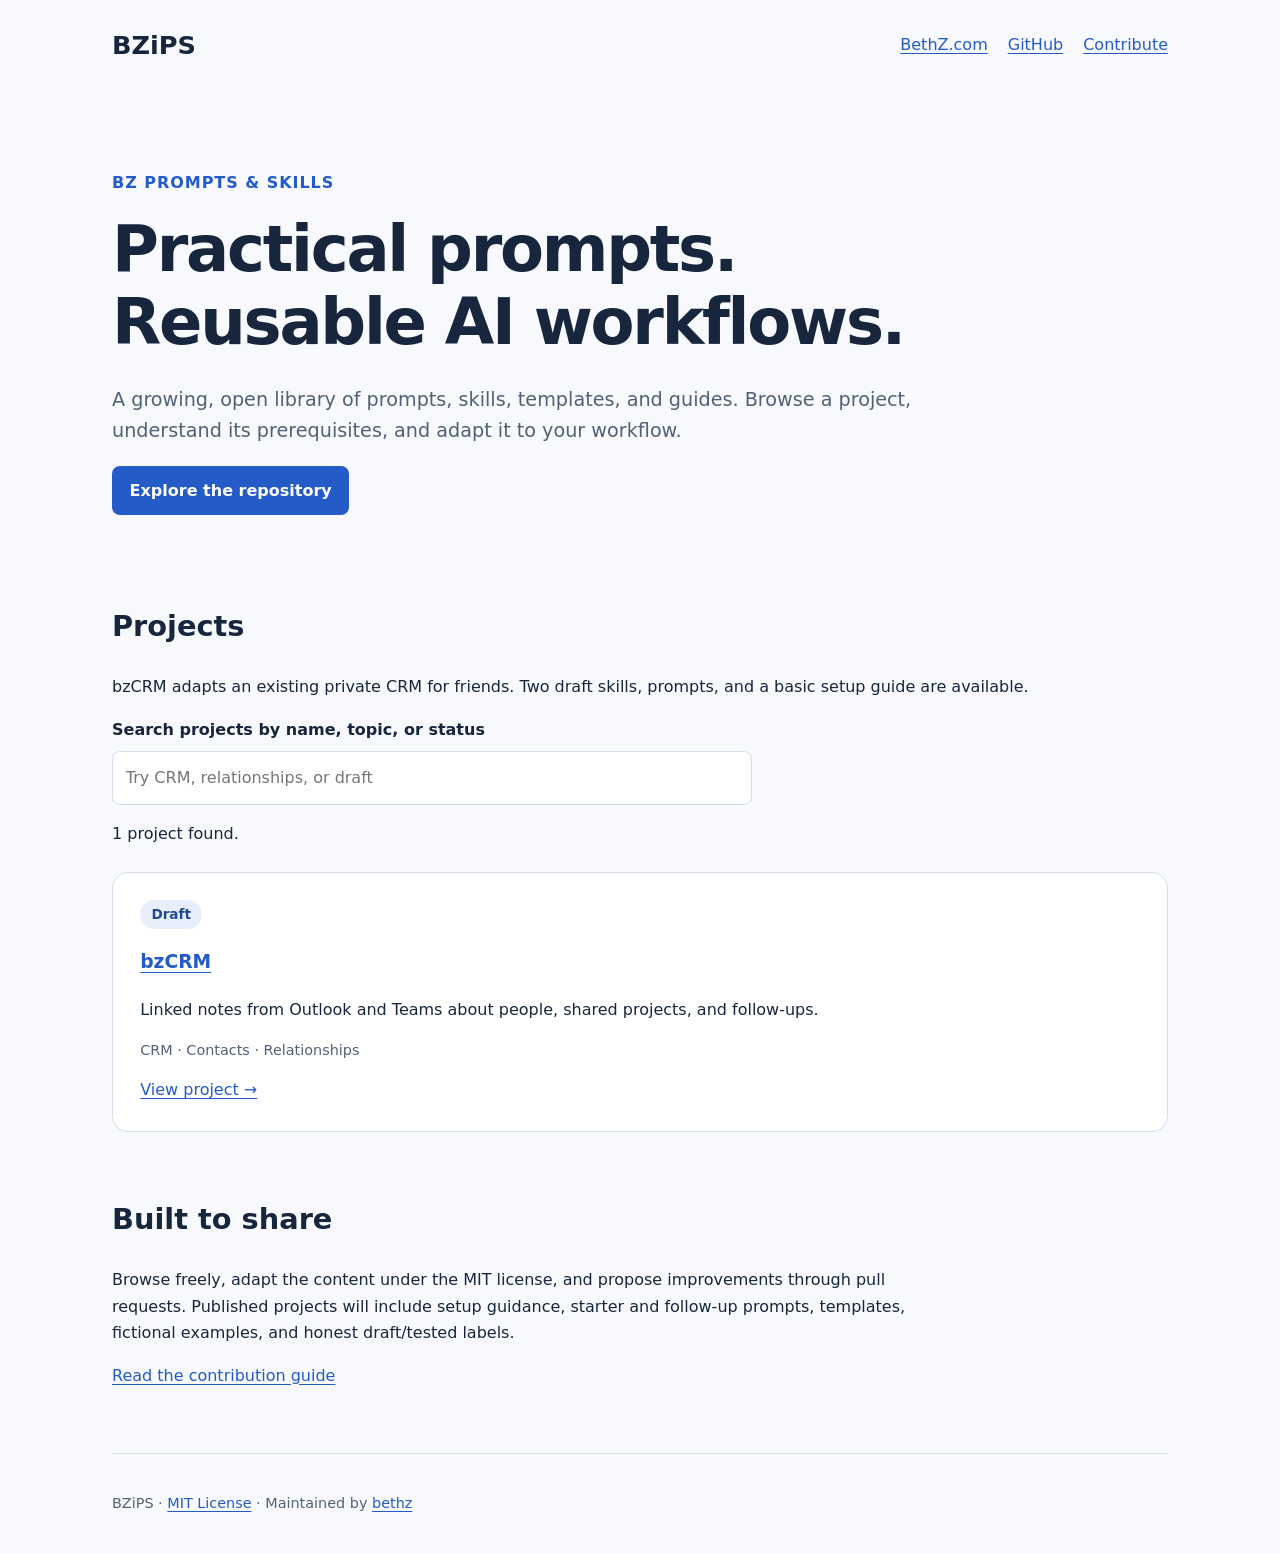
<file: docs/index.html>
<!doctype html>
<html lang="en">
<head>
  <meta charset="utf-8">
  <meta name="viewport" content="width=device-width, initial-scale=1">
  <meta name="description" content="BZiPS: practical prompts, skills, and reusable AI workflows.">
  <title>BZiPS - BZ Prompts &amp; Skills</title>
  <link rel="stylesheet" href="assets/site.css">
  <script src="assets/site.js" defer></script>
</head>
<body>
  <a class="skip-link" href="#main">Skip to content</a>
  <header class="shell">
    <a class="brand" href="./">BZiPS</a>
    <nav aria-label="Main navigation">
      <a href="https://www.bethz.com">BethZ.com</a>
      <a href="https://github.com/bethz/bzips">GitHub</a>
      <a href="https://github.com/bethz/bzips/blob/main/CONTRIBUTING.md">Contribute</a>
    </nav>
  </header>
  <main id="main" class="shell">
    <section class="hero">
      <p class="eyebrow">BZ Prompts &amp; Skills</p>
      <h1>Practical prompts.<br>Reusable AI workflows.</h1>
      <p class="intro">A growing, open library of prompts, skills, templates, and guides. Browse a project, understand its prerequisites, and adapt it to your workflow.</p>
      <a class="button" href="https://github.com/bethz/bzips">Explore the repository</a>
    </section>
    <section aria-labelledby="projects-heading">
      <h2 id="projects-heading">Projects</h2>
      <p>bzCRM adapts an existing private CRM for friends. Two draft skills, prompts, and a basic setup guide are available.</p>
      <div id="project-search" hidden>
        <label for="search">Search projects by name, topic, or status</label>
        <input id="search" type="search" placeholder="Try CRM, relationships, or draft">
        <p id="search-status" role="status" aria-live="polite"></p>
      </div>
      <div class="grid">
        <article class="card" data-project data-search="bzcrm crm contacts relationships projects draft import ask">
          <span class="badge">Draft</span>
          <h3><a href="projects/bzcrm/">bzCRM</a></h3>
          <p>Linked notes from Outlook and Teams about people, shared projects, and follow-ups.</p>
          <p class="tags">CRM &middot; Contacts &middot; Relationships</p>
          <a href="projects/bzcrm/">View project &rarr;</a>
        </article>
      </div>
    </section>
    <section class="section" aria-labelledby="contribute-heading">
      <h2 id="contribute-heading">Built to share</h2>
      <p>Browse freely, adapt the content under the MIT license, and propose improvements through pull requests. Published projects will include setup guidance, starter and follow-up prompts, templates, fictional examples, and honest draft/tested labels.</p>
      <a href="https://github.com/bethz/bzips/blob/main/CONTRIBUTING.md">Read the contribution guide</a>
    </section>
  </main>
  <footer class="shell">
    <p>BZiPS &middot; <a href="https://github.com/bethz/bzips/blob/main/LICENSE">MIT License</a> &middot; Maintained by <a href="https://github.com/bethz">bethz</a></p>
  </footer>
</body>
</html>
</file>
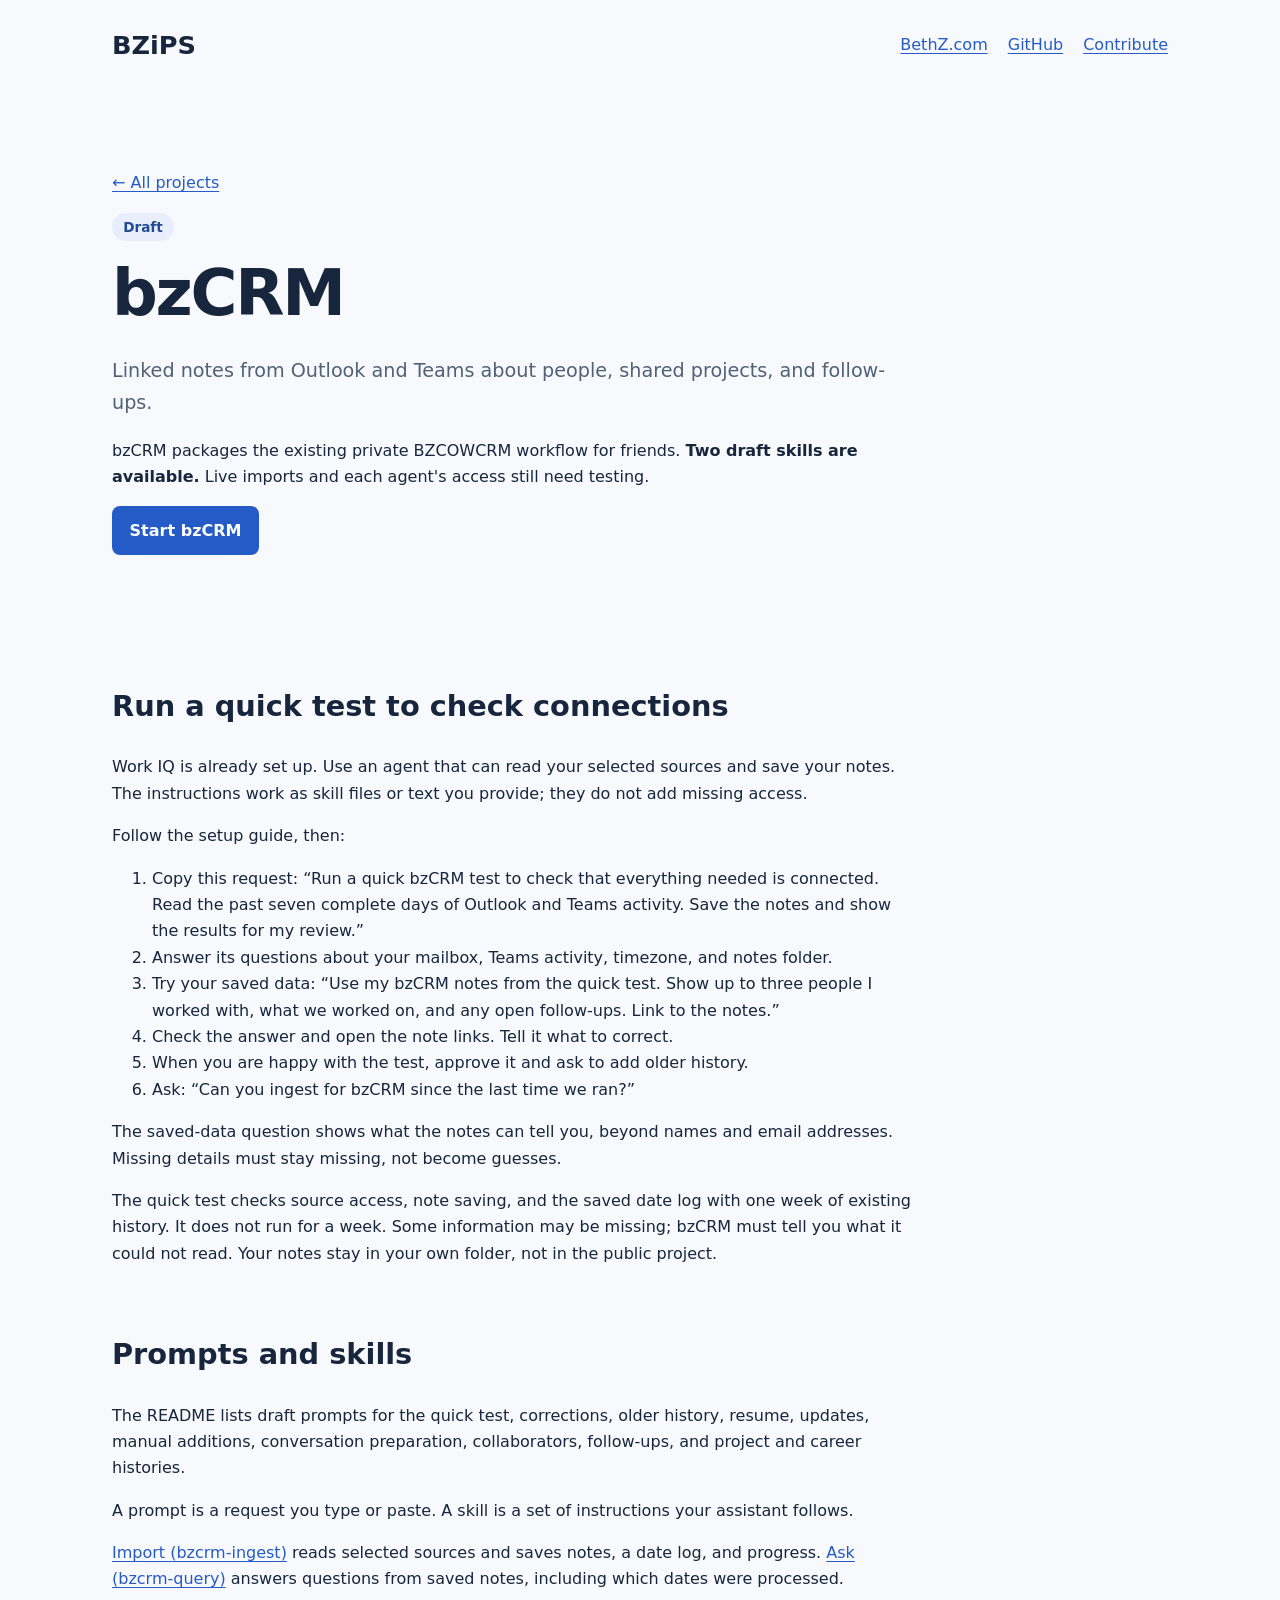
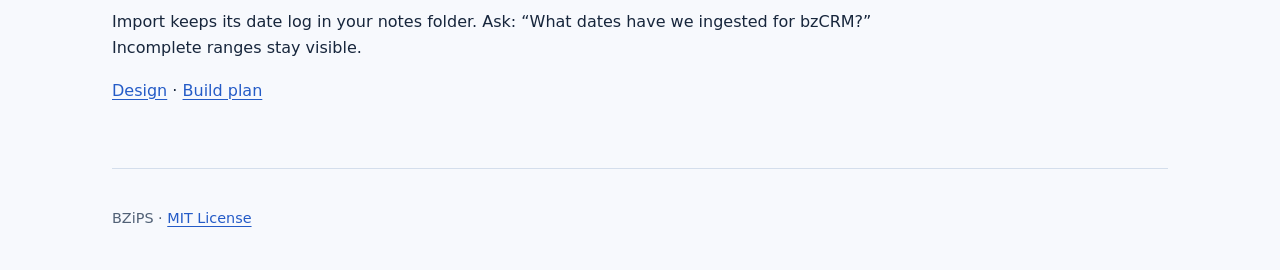
<file: docs/projects/bzcrm/index.html>
<!doctype html>
<html lang="en">
<head>
  <meta charset="utf-8">
  <meta name="viewport" content="width=device-width, initial-scale=1">
  <meta name="description" content="bzCRM: draft Import and Ask skills for linked Outlook and Teams notes, shared projects, and follow-ups.">
  <title>bzCRM - BZiPS</title>
  <link rel="stylesheet" href="../../assets/site.css">
  <script src="../../assets/site.js" defer></script>
</head>
<body>
  <a class="skip-link" href="#main">Skip to content</a>
  <header class="shell">
    <a class="brand" href="../../">BZiPS</a>
    <nav aria-label="Main navigation">
      <a href="https://www.bethz.com">BethZ.com</a>
      <a href="https://github.com/bethz/bzips">GitHub</a>
      <a href="https://github.com/bethz/bzips/blob/main/CONTRIBUTING.md">Contribute</a>
    </nav>
  </header>
  <main id="main" class="shell">
    <section class="hero">
      <p><a href="../../">&larr; All projects</a></p>
      <span class="badge">Draft</span>
      <h1>bzCRM</h1>
      <p class="intro">Linked notes from Outlook and Teams about people, shared projects, and follow-ups.</p>
      <p>bzCRM packages the existing private BZCOWCRM workflow for friends. <strong>Two draft skills are available.</strong> Live imports and each agent's access still need testing.</p>
      <a class="button" href="https://github.com/bethz/bzips/blob/main/projects/bzcrm/SETUP.md">Start bzCRM</a>
    </section>
    <section class="section" aria-labelledby="setup-heading">
      <h2 id="setup-heading">Run a quick test to check connections</h2>
      <p>Work IQ is already set up. Use an agent that can read your selected sources and save your notes. The instructions work as skill files or text you provide; they do not add missing access.</p>
      <p>Follow the setup guide, then:</p>
      <ol>
        <li>Copy this request: &ldquo;Run a quick bzCRM test to check that everything needed is connected. Read the past seven complete days of Outlook and Teams activity. Save the notes and show the results for my review.&rdquo;</li>
        <li>Answer its questions about your mailbox, Teams activity, timezone, and notes folder.</li>
        <li>Try your saved data: &ldquo;Use my bzCRM notes from the quick test. Show up to three people I worked with, what we worked on, and any open follow-ups. Link to the notes.&rdquo;</li>
        <li>Check the answer and open the note links. Tell it what to correct.</li>
        <li>When you are happy with the test, approve it and ask to add older history.</li>
        <li>Ask: &ldquo;Can you ingest for bzCRM since the last time we ran?&rdquo;</li>
      </ol>
      <p>The saved-data question shows what the notes can tell you, beyond names and email addresses. Missing details must stay missing, not become guesses.</p>
      <p>The quick test checks source access, note saving, and the saved date log with one week of existing history. It does not run for a week. Some information may be missing; bzCRM must tell you what it could not read. Your notes stay in your own folder, not in the public project.</p>
    </section>
    <section class="section" aria-labelledby="package-heading">
      <h2 id="package-heading">Prompts and skills</h2>
      <p>The README lists draft prompts for the quick test, corrections, older history, resume, updates, manual additions, conversation preparation, collaborators, follow-ups, and project and career histories.</p>
      <p>A prompt is a request you type or paste. A skill is a set of instructions your assistant follows.</p>
      <p><a href="https://github.com/bethz/bzips/blob/main/projects/bzcrm/skills/bzcrm-ingest/SKILL.md">Import (bzcrm-ingest)</a> reads selected sources and saves notes, a date log, and progress. <a href="https://github.com/bethz/bzips/blob/main/projects/bzcrm/skills/bzcrm-query/SKILL.md">Ask (bzcrm-query)</a> answers questions from saved notes, including which dates were processed.</p>
      <p>Import keeps its date log in your notes folder. Ask: &ldquo;What dates have we ingested for bzCRM?&rdquo; Incomplete ranges stay visible.</p>
      <p><a href="https://github.com/bethz/bzips/blob/main/projects/bzcrm/DESIGN.md">Design</a> &middot; <a href="https://github.com/bethz/bzips/blob/main/projects/bzcrm/ROADMAP.md">Build plan</a></p>
    </section>
  </main>
  <footer class="shell">
    <p>BZiPS &middot; <a href="https://github.com/bethz/bzips/blob/main/LICENSE">MIT License</a></p>
  </footer>
</body>
</html>
</file>
<file: docs/assets/site.css>
:root {
  color-scheme: light;
  --ink: #17263c;
  --accent: #245bc7;
  --muted: #516176;
  --line: #d4deec;
}
* { box-sizing: border-box; }
body { margin: 0; background: #f7f9fd; color: var(--ink); font: 1rem/1.65 system-ui, sans-serif; }
a { color: var(--accent); text-underline-offset: .2em; }
a:hover { text-decoration-thickness: .15em; }
.shell { width: min(100% - 2.5rem, 66rem); margin-inline: auto; }
header { display: flex; justify-content: space-between; align-items: center; gap: 1rem; padding-block: 1.5rem; }
.brand { color: var(--ink); font-size: 1.6rem; font-weight: 800; text-decoration: none; }
nav { display: flex; flex-wrap: wrap; gap: 1.25rem; }
.hero { padding-block: 4rem; max-width: 50rem; }
.eyebrow { color: var(--accent); font-weight: 700; letter-spacing: .06em; text-transform: uppercase; }
h1 { font-size: clamp(2.3rem, 6vw, 4rem); line-height: 1.15; letter-spacing: -.035em; margin-block: 1rem 1.5rem; }
h2 { font-size: 1.8rem; }
.intro { font-size: 1.2rem; color: var(--muted); }
.button, .copy-button { display: inline-block; border: 0; border-radius: .5rem; background: var(--accent); color: white; padding: .7rem 1.1rem; font: inherit; font-weight: 600; text-decoration: none; cursor: pointer; }
label { display: block; font-weight: 600; margin-bottom: .5rem; }
input { width: 100%; max-width: 40rem; padding: .8rem; border: 1px solid var(--line); border-radius: .5rem; font: inherit; background: white; color: var(--ink); }
.grid { display: grid; grid-template-columns: repeat(auto-fit, minmax(min(100%, 18rem), 1fr)); gap: 1.5rem; margin-top: 1.5rem; }
.card { background: white; border: 1px solid var(--line); border-radius: 1rem; padding: 1.7rem; }
.badge { display: inline-block; background: #e8eefb; color: #234b93; border-radius: 2rem; padding: .2rem .7rem; font-size: .85rem; font-weight: 600; }
.tags, footer { color: var(--muted); font-size: .9rem; }
.section { margin-block: 4rem; max-width: 50rem; }
footer { border-top: 1px solid var(--line); padding-block: 1.5rem; }
pre { overflow: auto; padding: 1rem; background: white; border: 1px solid var(--line); border-radius: .5rem; }
:focus-visible { outline: 3px solid var(--accent); outline-offset: 4px; }
.skip-link { position: absolute; left: 1rem; top: -5rem; background: white; padding: .5rem; z-index: 1; }
.skip-link:focus { top: 1rem; }
[hidden] { display: none !important; }
@media (max-width: 36rem) {
  header { align-items: flex-start; }
  .hero { padding-block: 2rem; }
}
</file>
